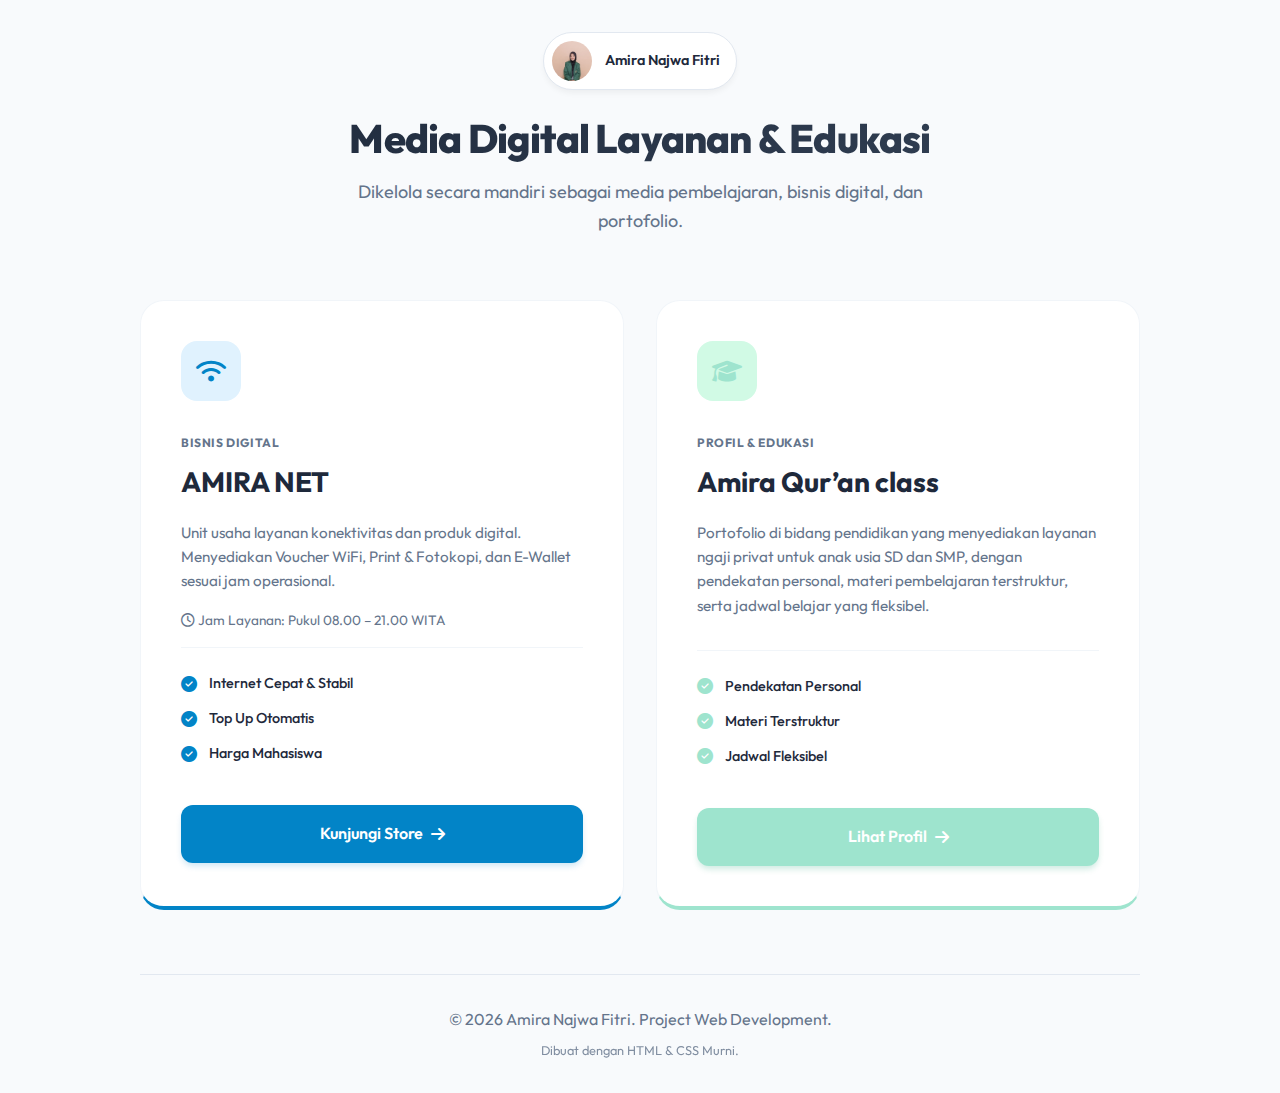
<file: index.html>
<!DOCTYPE html>
<html lang="id">

<head>
    <meta charset="UTF-8">
    <meta name="viewport" content="width=device-width, initial-scale=1.0">
    <title>Portal Utama - Amira Najwa Fitri</title>
    <!-- Menggunakan font Google: Plus Jakarta Sans untuk tampilan modern & profesional -->
    <link href="https://fonts.googleapis.com/css2?family=Outfit:wght@300;400;500;600;700;800&display=swap"
        rel="stylesheet">
    <link rel="stylesheet" href="style.css">
    <link rel="stylesheet" href="https://cdnjs.cloudflare.com/ajax/libs/font-awesome/6.4.0/css/all.min.css">
</head>

<body>

    <main class="container">
        <!-- Header Section -->
        <header class="header">
            <div class="profile-badge">
                <img src="portfolio/owner_real.jpg" alt="Amira Najwa Fitri">
                <span>Amira Najwa Fitri</span>
            </div>
            <h1>Media Digital Layanan & Edukasi</h1>
            <p class="subtitle">Dikelola secara mandiri sebagai media pembelajaran, bisnis digital, dan portofolio.</p>
        </header>

        <!-- Main Cards Section -->
        <section class="cards-wrapper">

            <!-- Card 1: Bisnis Digital (AMIRA NET) -->
            <article class="card card-business">
                <div class="card-icon">
                    <i class="fas fa-wifi"></i>
                </div>
                <div class="card-content">
                    <span class="category">Bisnis Digital</span>
                    <h2>AMIRA NET</h2>
                    <p>Unit usaha layanan konektivitas dan produk digital. Menyediakan Voucher WiFi, Print & Fotokopi,
                        dan
                        E-Wallet sesuai jam operasional.</p>
                    <p style="font-size: 0.85rem; color: #64748b; margin-bottom: 1rem; margin-top: -1rem;">
                        <i class="far fa-clock"></i> Jam Layanan: Pukul 08.00 – 21.00 WITA
                    </p>
                    <ul class="features">
                        <li><i class="fas fa-check-circle"></i> Internet Cepat & Stabil</li>
                        <li><i class="fas fa-check-circle"></i> Top Up Otomatis</li>
                        <li><i class="fas fa-check-circle"></i> Harga Mahasiswa</li>
                    </ul>
                    <a href="business/index.html" class="btn btn-business">
                        Kunjungi Store <i class="fas fa-arrow-right"></i>
                    </a>
                </div>
            </article>

            <!-- Card 2: Portofolio (Guru Privat) -->
            <article class="card card-portfolio">
                <div class="card-icon">
                    <i class="fas fa-graduation-cap"></i>
                </div>
                <div class="card-content">
                    <span class="category">Profil & Edukasi</span>
                    <h2>Amira Qur’an class</h2>
                    <p>Portofolio di bidang pendidikan yang menyediakan layanan ngaji privat untuk anak usia
                        SD dan SMP, dengan pendekatan personal, materi pembelajaran terstruktur, serta jadwal belajar
                        yang fleksibel.</p>
                    <ul class="features">
                        <li><i class="fas fa-check-circle"></i> Pendekatan Personal</li>
                        <li><i class="fas fa-check-circle"></i> Materi Terstruktur</li>
                        <li><i class="fas fa-check-circle"></i> Jadwal Fleksibel</li>
                    </ul>
                    <a href="portfolio/index.html" class="btn btn-portfolio">
                        Lihat Profil <i class="fas fa-arrow-right"></i>
                    </a>
                </div>
            </article>

        </section>

        <!-- Footer Section -->
        <footer class="footer">
            <p>&copy; 2026 Amira Najwa Fitri. Project Web Development.</p>
            <p class="small-text">Dibuat dengan HTML & CSS Murni.</p>
        </footer>
    </main>

</body>

</html>
</file>
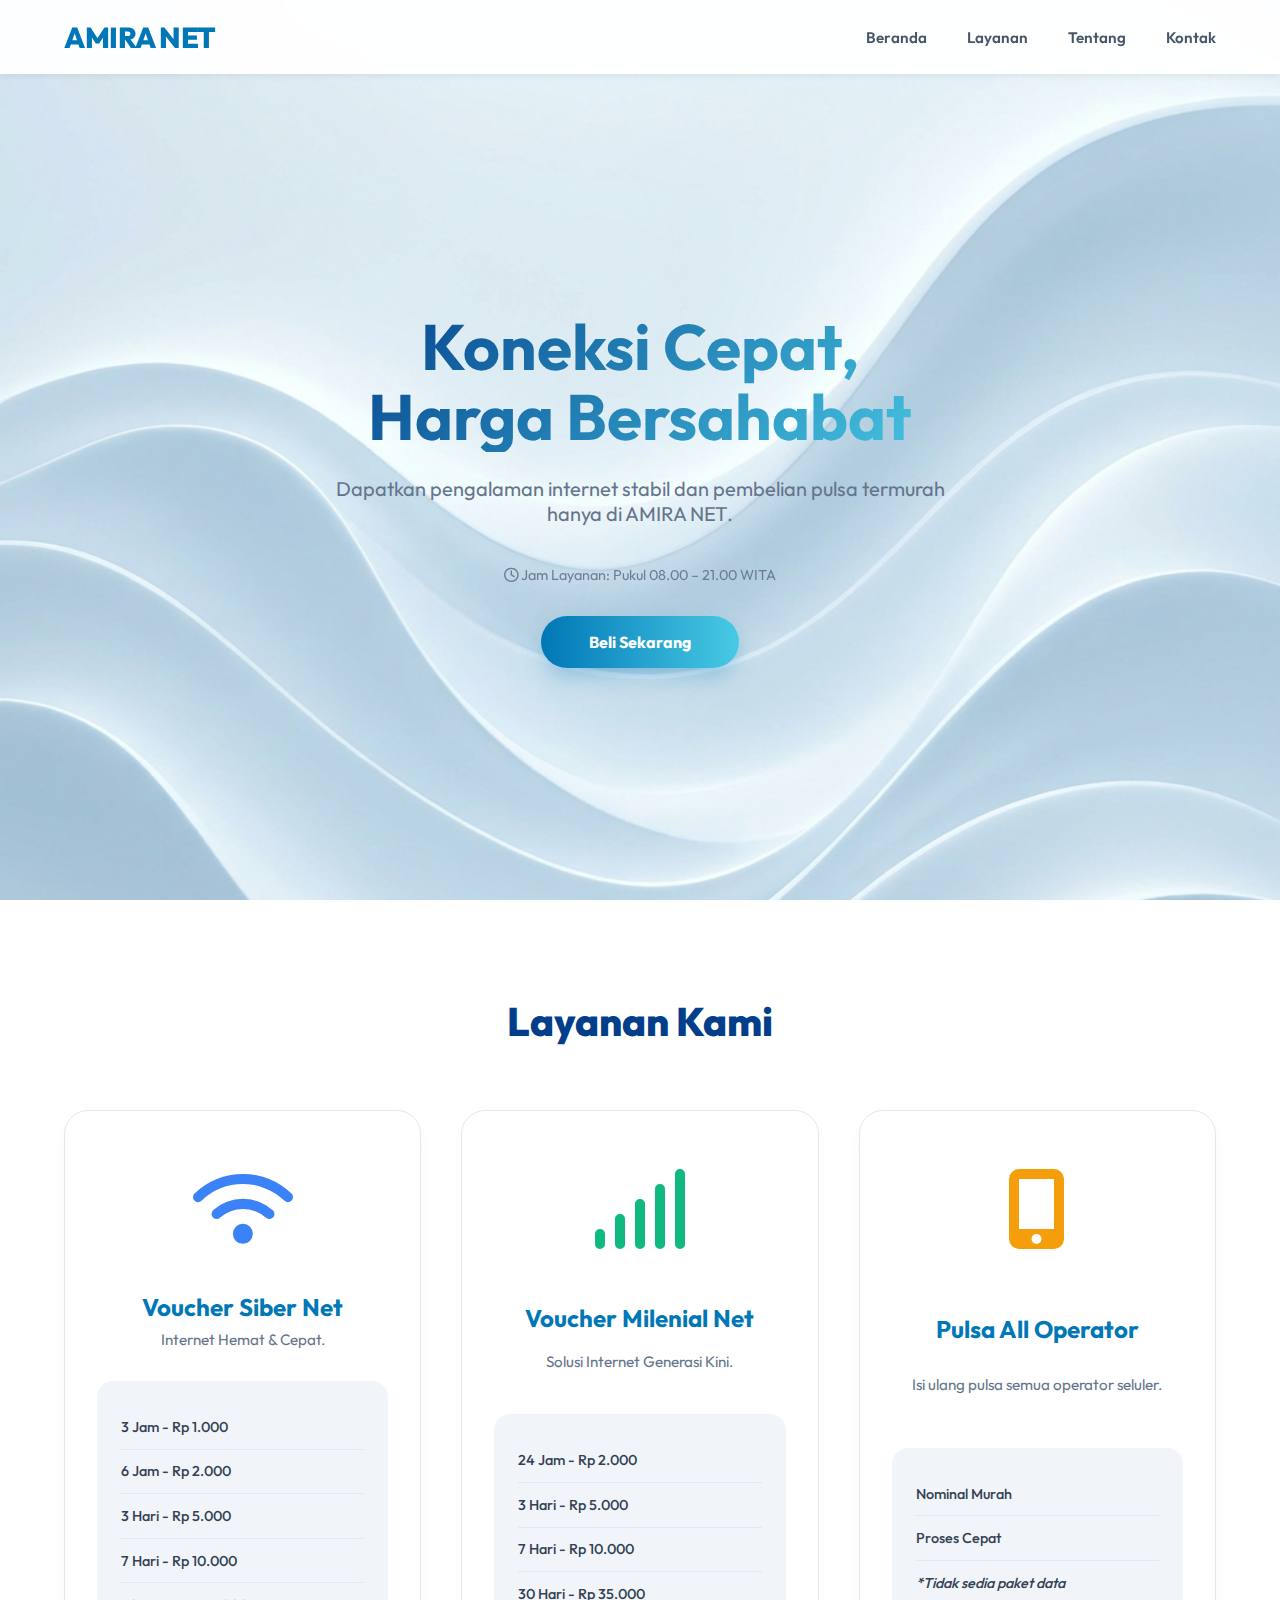
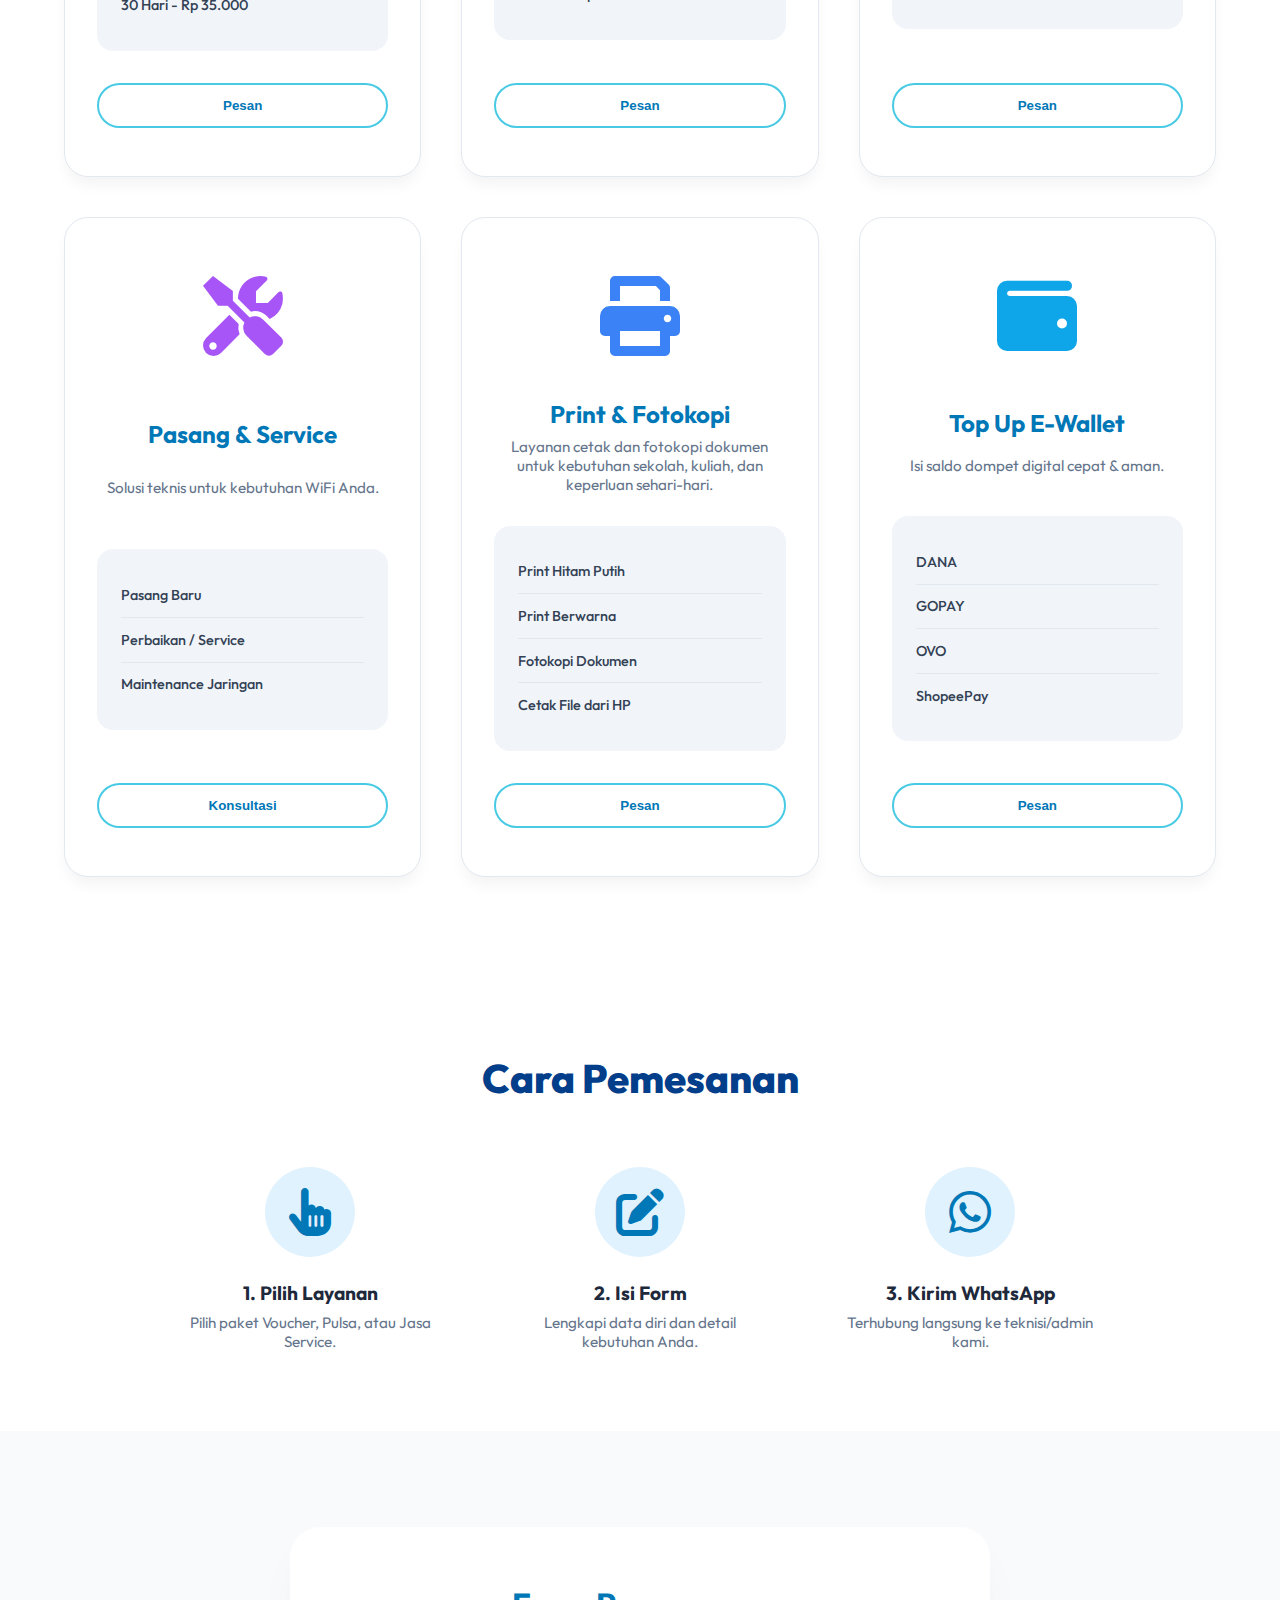
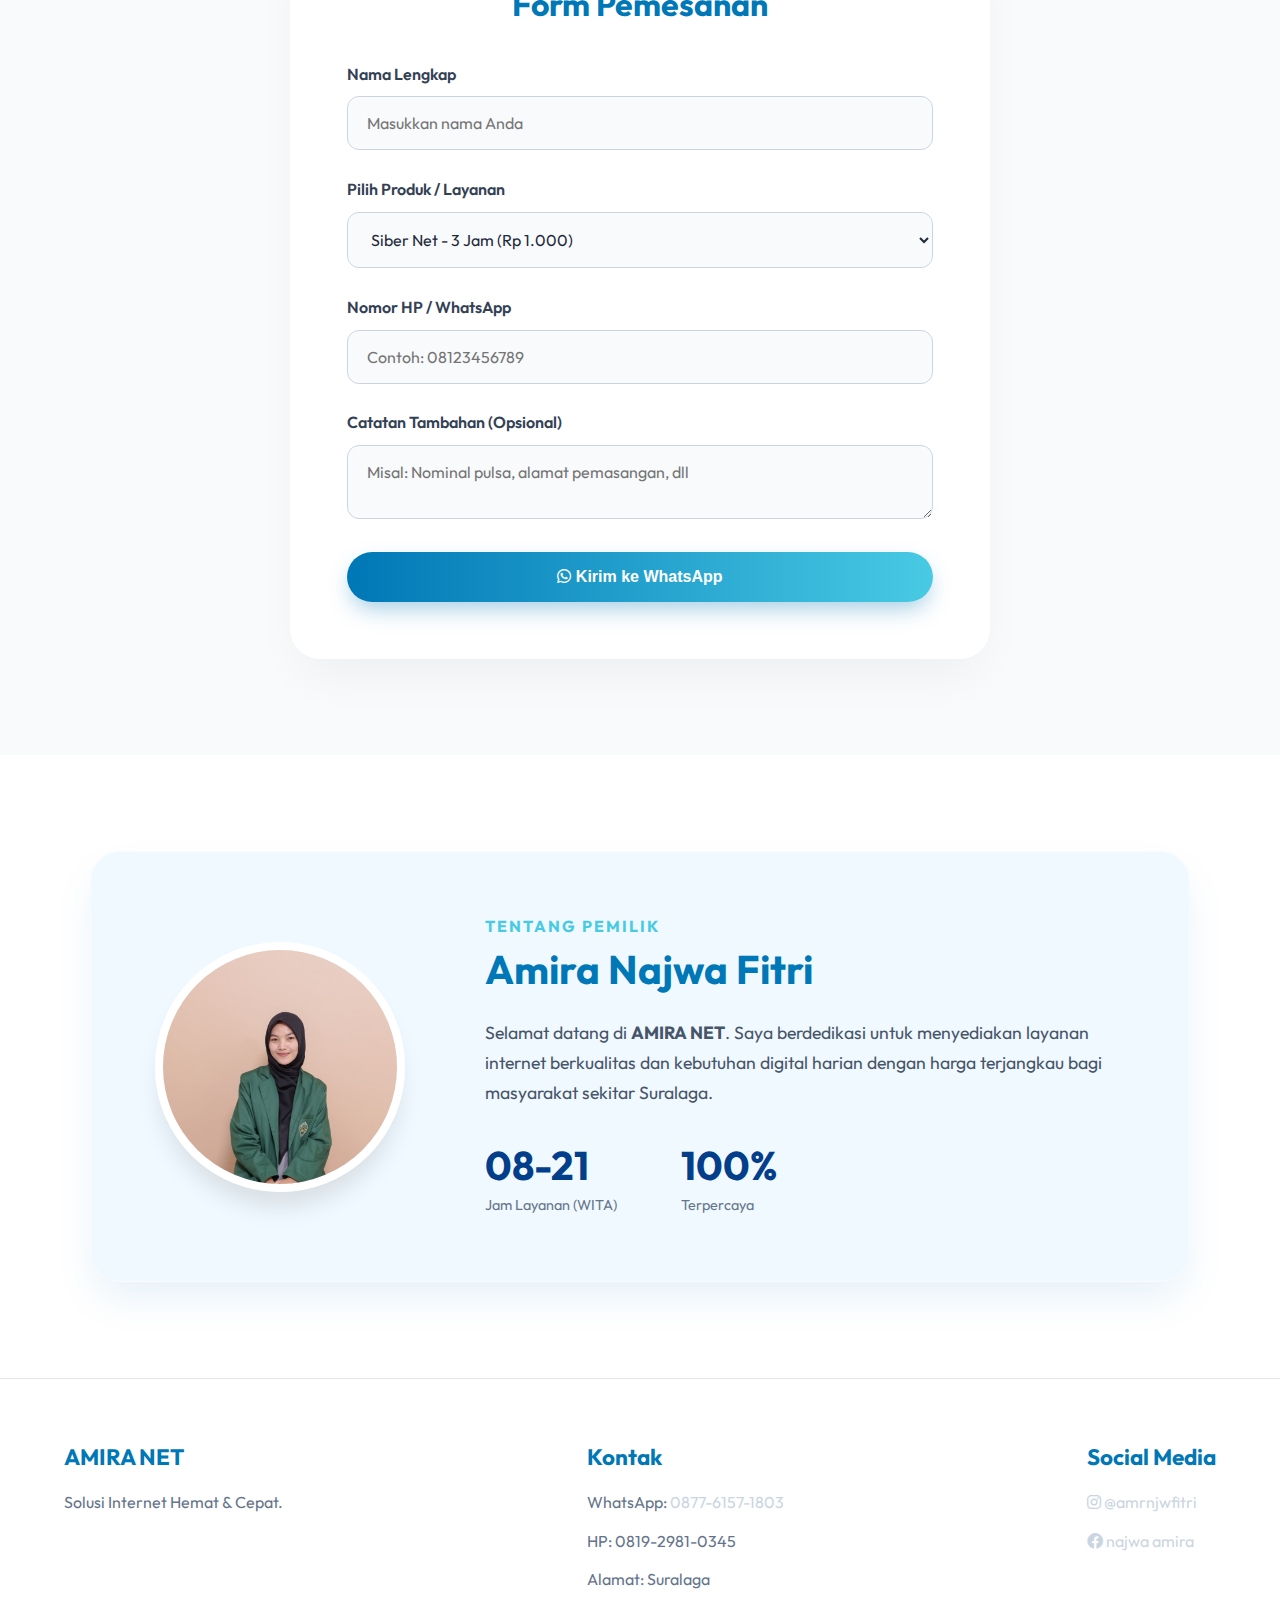
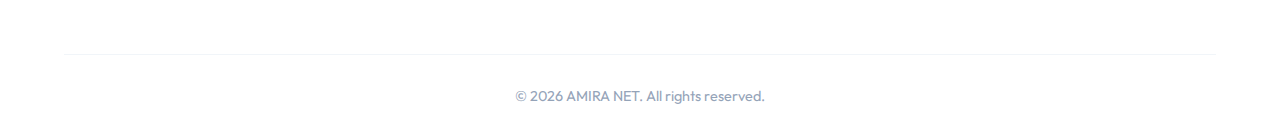
<file: business/index.html>
<!DOCTYPE html>
<html lang="id">

<head>
    <meta charset="UTF-8">
    <meta name="viewport" content="width=device-width, initial-scale=1.0">
    <title>AMIRA NET - Solusi Internet & Pulsa Cepat</title>
    <link rel="stylesheet" href="style.css">
    <link href="https://fonts.googleapis.com/css2?family=Outfit:wght@300;400;600;700&display=swap" rel="stylesheet">
    <link rel="stylesheet" href="https://cdnjs.cloudflare.com/ajax/libs/font-awesome/6.0.0/css/all.min.css">
</head>

<body>
    <!-- Navbar -->
    <nav class="navbar">
        <div class="logo">AMIRA NET</div>
        <ul class="nav-links">
            <li><a href="#home">Beranda</a></li>
            <li><a href="#products">Layanan</a></li>
            <li><a href="#about">Tentang</a></li>
            <li><a href="#contact">Kontak</a></li>
        </ul>
        <div class="burger">
            <div class="line1"></div>
            <div class="line2"></div>
            <div class="line3"></div>
        </div>
    </nav>

    <!-- Hero Section -->
    <section id="home" class="hero">
        <div class="hero-content">
            <h1>Koneksi Cepat,<br>Harga Bersahabat</h1>
            <p>Dapatkan pengalaman internet stabil dan pembelian pulsa termurah hanya di AMIRA NET.</p>
            <p style="font-size: 0.9rem; margin-top: 0.5rem; margin-bottom: 2rem; opacity: 0.9;">
                <i class="far fa-clock"></i> Jam Layanan: Pukul 08.00 – 21.00 WITA
            </p>
            <a href="#products" class="btn-primary">Beli Sekarang</a>
        </div>
        <div class="hero-image">
            <!-- Placeholder for hero background or illustration usage -->
        </div>
    </section>

    <!-- Products Section -->
    <section id="products" class="products">
        <h2 class="section-title">Layanan Kami</h2>
        <div class="product-container">
            <!-- Siber Net -->
            <!-- Siber Net -->
            <div class="product-card glass">
                <div style="font-size: 5rem; color: #3b82f6; margin-bottom: 2rem;">
                    <i class="fas fa-wifi"></i>
                </div>
                <h3>Voucher Siber Net</h3>
                <p>Internet Hemat & Cepat.</p>
                <ul class="price-list">
                    <li>3 Jam - Rp 1.000</li>
                    <li>6 Jam - Rp 2.000</li>
                    <li>3 Hari - Rp 5.000</li>
                    <li>7 Hari - Rp 10.000</li>
                    <li>30 Hari - Rp 35.000</li>
                </ul>
                <button class="btn-secondary" onclick="scrollToOrder('Siber Net')">Pesan</button>
            </div>

            <!-- Milenial Net -->
            <!-- Milenial Net -->
            <div class="product-card glass">
                <div style="font-size: 5rem; color: #10b981; margin-bottom: 2rem;">
                    <i class="fas fa-signal"></i>
                </div>
                <h3>Voucher Milenial Net</h3>
                <p>Solusi Internet Generasi Kini.</p>
                <ul class="price-list">
                    <li>24 Jam - Rp 2.000</li>
                    <li>3 Hari - Rp 5.000</li>
                    <li>7 Hari - Rp 10.000</li>
                    <li>30 Hari - Rp 35.000</li>
                </ul>
                <button class="btn-secondary" onclick="scrollToOrder('Milenial Net')">Pesan</button>
            </div>

            <!-- Pulsa -->
            <!-- Pulsa -->
            <div class="product-card glass">
                <div style="font-size: 5rem; color: #f59e0b; margin-bottom: 2rem;">
                    <i class="fas fa-mobile-alt"></i>
                </div>
                <h3>Pulsa All Operator</h3>
                <p>Isi ulang pulsa semua operator seluler.</p>
                <ul class="price-list">
                    <li>Nominal Murah</li>
                    <li>Proses Cepat</li>
                    <li><i>*Tidak sedia paket data</i></li>
                </ul>
                <button class="btn-secondary" onclick="scrollToOrder('Pulsa')">Pesan</button>
            </div>

            <!-- Jasa Pasang & Service -->
            <div class="product-card glass">
                <div style="font-size: 5rem; color: #a855f7; margin-bottom: 2rem;">
                    <i class="fas fa-tools"></i>
                </div>
                <h3>Pasang & Service</h3>
                <p>Solusi teknis untuk kebutuhan WiFi Anda.</p>
                <ul class="price-list">
                    <li>Pasang Baru</li>
                    <li>Perbaikan / Service</li>
                    <li>Maintenance Jaringan</li>
                </ul>
                <button class="btn-secondary" onclick="scrollToOrder('Jasa WiFi')">Konsultasi</button>
            </div>

            <!-- Print & Fotokopi -->
            <div class="product-card glass">
                <div style="font-size: 5rem; color: #3b82f6; margin-bottom: 2rem;">
                    <i class="fas fa-print"></i>
                </div>
                <h3>Print & Fotokopi</h3>
                <p>Layanan cetak dan fotokopi dokumen untuk kebutuhan sekolah, kuliah, dan keperluan sehari-hari.</p>
                <ul class="price-list">
                    <li>Print Hitam Putih</li>
                    <li>Print Berwarna</li>
                    <li>Fotokopi Dokumen</li>
                    <li>Cetak File dari HP</li>
                </ul>
                <button class="btn-secondary" onclick="scrollToOrder('Print')">Pesan</button>
            </div>

            <!-- E-Wallet -->
            <div class="product-card glass">
                <div style="font-size: 5rem; color: #0ea5e9; margin-bottom: 2rem;">
                    <i class="fas fa-wallet"></i>
                </div>
                <h3>Top Up E-Wallet</h3>
                <p>Isi saldo dompet digital cepat & aman.</p>
                <ul class="price-list">
                    <li>DANA</li>
                    <li>GOPAY</li>
                    <li>OVO</li>
                    <li>ShopeePay</li>
                </ul>
                <button class="btn-secondary" onclick="scrollToOrder('E-Wallet')">Pesan</button>
            </div>
        </div>
    </section>

    <!-- How to Order -->
    <section class="steps">
        <h2 class="section-title">Cara Pemesanan</h2>
        <div class="steps-container">
            <div class="step">
                <i class="fas fa-hand-pointer"></i>
                <h3>1. Pilih Layanan</h3>
                <p>Pilih paket Voucher, Pulsa, atau Jasa Service.</p>
            </div>
            <div class="step">
                <i class="fas fa-edit"></i>
                <h3>2. Isi Form</h3>
                <p>Lengkapi data diri dan detail kebutuhan Anda.</p>
            </div>
            <div class="step">
                <i class="fab fa-whatsapp"></i>
                <h3>3. Kirim WhatsApp</h3>
                <p>Terhubung langsung ke teknisi/admin kami.</p>
            </div>
        </div>
    </section>

    <!-- Order Form -->
    <section id="order" class="order-section">
        <div class="order-container glass">
            <h2>Form Pemesanan</h2>
            <form id="orderForm">
                <div class="input-group">
                    <label for="name">Nama Lengkap</label>
                    <input type="text" id="name" required placeholder="Masukkan nama Anda">
                </div>
                <div class="input-group">
                    <label for="product">Pilih Produk / Layanan</label>
                    <select id="product">
                        <optgroup label="Siber Net">
                            <option value="Siber Net - 3 Jam (1k)">Siber Net - 3 Jam (Rp 1.000)</option>
                            <option value="Siber Net - 6 Jam (2k)">Siber Net - 6 Jam (Rp 2.000)</option>
                            <option value="Siber Net - 3 Hari (5k)">Siber Net - 3 Hari (Rp 5.000)</option>
                            <option value="Siber Net - 7 Hari (10k)">Siber Net - 7 Hari (Rp 10.000)</option>
                            <option value="Siber Net - 30 Hari (35k)">Siber Net - 30 Hari (Rp 35.000)</option>
                        </optgroup>
                        <optgroup label="Milenial Net">
                            <option value="Milenial Net - 24 Jam (2k)">Milenial Net - 24 Jam (Rp 2.000)</option>
                            <option value="Milenial Net - 3 Hari (5k)">Milenial Net - 3 Hari (Rp 5.000)</option>
                            <option value="Milenial Net - 7 Hari (10k)">Milenial Net - 7 Hari (Rp 10.000)</option>
                            <option value="Milenial Net - 30 Hari (35k)">Milenial Net - 30 Hari (Rp 35.000)</option>
                        </optgroup>
                        <optgroup label="Print & Fotokopi">
                            <option value="Print Hitam Putih">Print Hitam Putih</option>
                            <option value="Print Berwarna">Print Berwarna</option>
                            <option value="Fotokopi">Fotokopi</option>
                            <option value="Cetak File dari HP">Cetak File dari HP</option>
                        </optgroup>
                        <optgroup label="E-Wallet">
                            <option value="Top Up DANA">Top Up DANA</option>
                            <option value="Top Up GOPAY">Top Up GOPAY</option>
                            <option value="Top Up OVO">Top Up OVO</option>
                            <option value="Top Up ShopeePay">Top Up ShopeePay</option>
                        </optgroup>
                        <optgroup label="Lainnya">
                            <option value="Pulsa All Operator">Pulsa All Operator</option>
                            <option value="Jasa Pasang WiFi Baru">Jasa Pasang WiFi Baru</option>
                            <option value="Jasa Perbaikan/Service WiFi">Jasa Perbaikan/Service WiFi</option>
                        </optgroup>
                    </select>
                </div>
                <div class="input-group">
                    <label for="phone">Nomor HP / WhatsApp</label>
                    <input type="tel" id="phone" required placeholder="Contoh: 08123456789">
                </div>
                <div class="input-group">
                    <label for="notes">Catatan Tambahan (Opsional)</label>
                    <textarea id="notes" placeholder="Misal: Nominal pulsa, alamat pemasangan, dll"></textarea>
                </div>
                <button type="submit" class="btn-primary full-width">
                    <i class="fab fa-whatsapp"></i> Kirim ke WhatsApp
                </button>
            </form>
        </div>
    </section>

    <!-- Owner Profile -->
    <section id="about" class="about">
        <div class="about-container glass">
            <div class="profile-img-wrapper">
                <img src="owner_real.jpg" alt="Pemilik Amira Net" class="profile-img">
            </div>
            <div class="about-text">
                <h2>Tentang Pemilik</h2>
                <h3>Amira Najwa Fitri</h3>
                <p>Selamat datang di <strong>AMIRA NET</strong>. Saya berdedikasi untuk menyediakan layanan internet
                    berkualitas dan kebutuhan digital harian dengan harga terjangkau bagi masyarakat sekitar Suralaga.
                </p>
                <div class="stats">
                    <div>
                        <h4>08-21</h4>
                        <p>Jam Layanan (WITA)</p>
                    </div>
                    <div>
                        <h4>100%</h4>
                        <p>Terpercaya</p>
                    </div>
                </div>
            </div>
        </div>
    </section>

    <!-- Footer -->
    <footer id="contact">
        <div class="footer-content">
            <div class="footer-section">
                <h3>AMIRA NET</h3>
                <p>Solusi Internet Hemat & Cepat.</p>
            </div>
            <div class="footer-section">
                <h3>Kontak</h3>
                <p>WhatsApp: <a href="https://wa.me/6287761571803"
                        style="color:#cbd5e1;text-decoration:none;">0877-6157-1803</a></p>
                <p>HP: 0819-2981-0345</p>
                <p>Alamat: Suralaga</p>
            </div>
            <div class="footer-section">
                <h3>Social Media</h3>
                <div class="social-links">
                    <p><a href="https://instagram.com/amrnjwfitri" target="_blank"
                            style="color:#cbd5e1;text-decoration:none;"><i class="fab fa-instagram"></i>
                            @amrnjwfitri</a></p>
                    <p><a href="https://facebook.com/najwa.amira" target="_blank"
                            style="color:#cbd5e1;text-decoration:none;"><i class="fab fa-facebook"></i> najwa amira</a>
                    </p>
                </div>
            </div>
        </div>
        <div class="footer-bottom">
            <p>&copy; 2026 AMIRA NET. All rights reserved.</p>
        </div>
    </footer>

    <script src="script.js"></script>
</body>

</html>
</file>
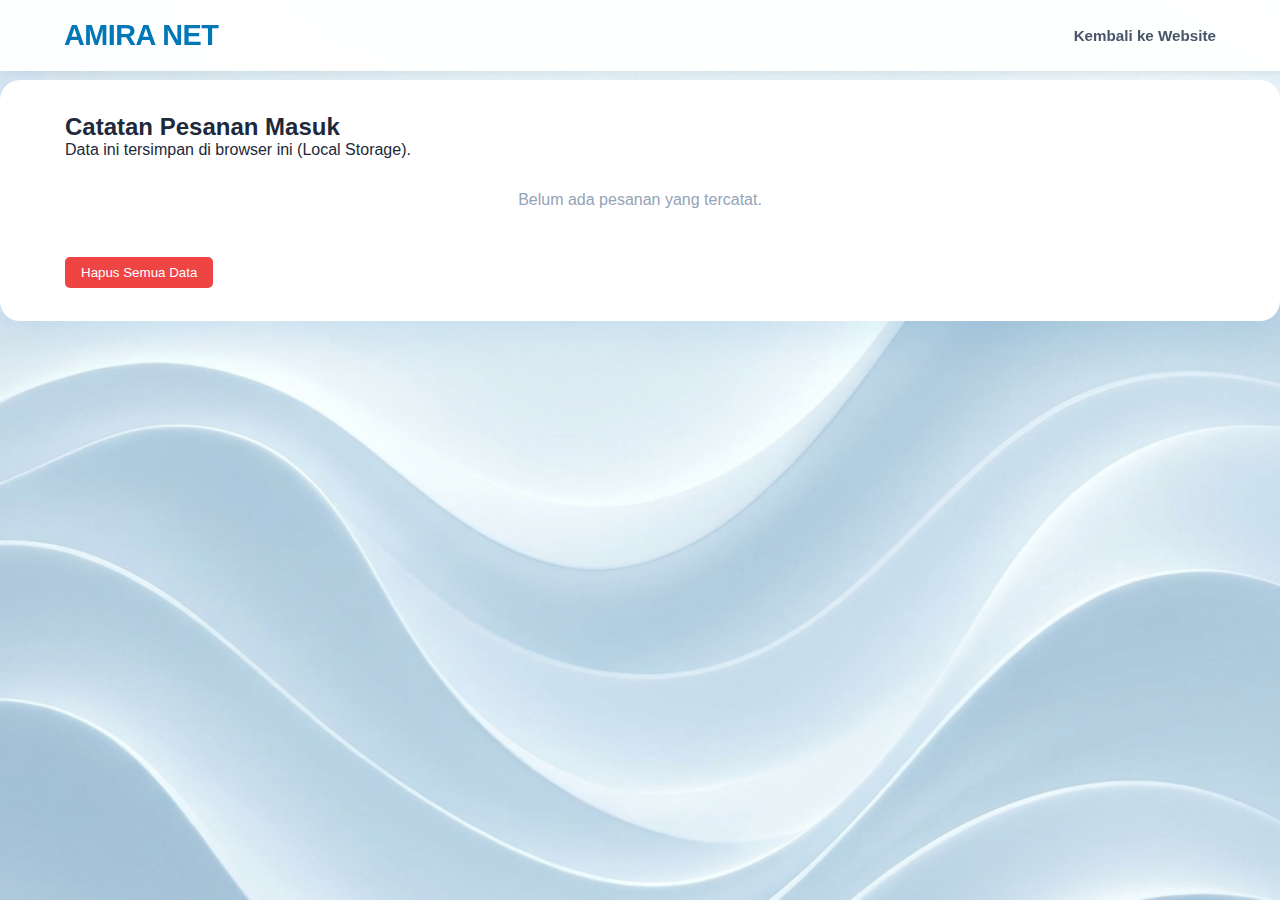
<file: business/order-log.html>
<!DOCTYPE html>
<html lang="id">

<head>
    <meta charset="UTF-8">
    <meta name="viewport" content="width=device-width, initial-scale=1.0">
    <title>Admin - Catatan Pesanan</title>
    <link rel="stylesheet" href="style.css">
    <style>
        .admin-container {
            padding: 2rem 5%;
            margin-top: 80px;
        }

        table {
            width: 100%;
            border-collapse: collapse;
            background: rgba(0, 0, 0, 0.3);
            border-radius: 8px;
            overflow: hidden;
            margin-top: 1rem;
        }

        th,
        td {
            padding: 1rem;
            text-align: left;
            border-bottom: 1px solid rgba(255, 255, 255, 0.1);
            color: #e2e8f0;
        }

        th {
            background: rgba(99, 102, 241, 0.2);
            font-weight: 600;
        }

        tr:hover {
            background: rgba(255, 255, 255, 0.05);
        }

        .empty-msg {
            text-align: center;
            padding: 2rem;
            color: #94a3b8;
        }

        .btn-clear {
            background: #ef4444;
            color: white;
            border: none;
            padding: 0.5rem 1rem;
            border-radius: 5px;
            cursor: pointer;
            margin-top: 1rem;
        }
    </style>
</head>

<body>
    <nav class="navbar">
        <div class="logo">AMIRA NET</div>
        <ul class="nav-links">
            <li><a href="index.html">Kembali ke Website</a></li>
        </ul>
    </nav>

    <div class="admin-container glass">
        <h2>Catatan Pesanan Masuk</h2>
        <p>Data ini tersimpan di browser ini (Local Storage).</p>

        <div id="orderTableContainer">
            <!-- Table will be injected here -->
        </div>

        <button onclick="clearOrders()" class="btn-clear">Hapus Semua Data</button>
    </div>

    <script>
        document.addEventListener('DOMContentLoaded', loadOrders);

        function loadOrders() {
            const container = document.getElementById('orderTableContainer');
            const orders = JSON.parse(localStorage.getItem('amira_orders')) || [];

            if (orders.length === 0) {
                container.innerHTML = '<div class="empty-msg">Belum ada pesanan yang tercatat.</div>';
                return;
            }

            let html = `
                <table>
                    <thead>
                        <tr>
                            <th>Waktu</th>
                            <th>Nama</th>
                            <th>Produk</th>
                            <th>No. HP</th>
                            <th>Catatan</th>
                        </tr>
                    </thead>
                    <tbody>
            `;

            // Sort by new first
            orders.reverse().forEach(order => {
                html += `
                    <tr>
                        <td>${order.date}</td>
                        <td>${order.name}</td>
                        <td>${order.product}</td>
                        <td>${order.phone}</td>
                        <td>${order.notes || '-'}</td>
                    </tr>
                `;
            });

            html += `</tbody></table>`;
            container.innerHTML = html;
        }

        function clearOrders() {
            if (confirm('Apakah Anda yakin ingin menghapus semua riwayat pesanan? Data tidak bisa dikembalikan.')) {
                localStorage.removeItem('amira_orders');
                loadOrders();
            }
        }
    </script>
</body>

</html>
</file>
<file: business/style.css>
:root {
    --primary: #0077b6;
    /* Deep Ocean Blue */
    --secondary: #48cae4;
    /* Fresh Blue */
    --accent: #023e8a;
    /* Navy Blue */
    --dark-text: #1e293b;
    --light-text: #f8fafc;
    --bg-gradient: linear-gradient(135deg, #caf0f8 0%, #eefbfb 100%);
    --card-bg: #ffffff;
    --card-shadow: 0 20px 40px -5px rgba(0, 119, 182, 0.1);
}

* {
    margin: 0;
    padding: 0;
    box-sizing: border-box;
    scroll-behavior: smooth;
}

body {
    font-family: 'Outfit', sans-serif;
    background: var(--bg-gradient);
    background-image: url('bg_elegant.png');
    /* Keep texture but overlay with white if needed */
    background-size: cover;
    background-attachment: fixed;
    color: var(--dark-text);
    overflow-x: hidden;
}

/* Glass/Clean Utilities */
.glass {
    background: var(--card-bg);
    border-radius: 20px;
    box-shadow: var(--card-shadow);
    border: 1px solid rgba(255, 255, 255, 0.5);
}

/* Navbar */
.navbar {
    display: flex;
    justify-content: space-between;
    align-items: center;
    padding: 1.2rem 5%;
    position: fixed;
    width: 100%;
    top: 0;
    z-index: 1000;
    background: rgba(255, 255, 255, 0.95);
    backdrop-filter: blur(10px);
    box-shadow: 0 4px 6px -1px rgba(0, 0, 0, 0.05);
}

.logo {
    font-size: 1.8rem;
    font-weight: 800;
    color: var(--primary);
    text-transform: uppercase;
    letter-spacing: -0.5px;
}

.nav-links {
    display: flex;
    list-style: none;
    gap: 2.5rem;
}

.nav-links a {
    color: #475569;
    text-decoration: none;
    font-weight: 600;
    font-size: 0.95rem;
    transition: color 0.3s;
}

.nav-links a:hover {
    color: var(--primary);
}

/* Burger Menu Styles */
.burger {
    display: none;
    cursor: pointer;
}

.burger div {
    width: 25px;
    height: 3px;
    background-color: var(--primary);
    margin: 5px;
    transition: all 0.3s ease;
}

/* Hero Section */
.hero {
    height: 100vh;
    display: flex;
    align-items: center;
    justify-content: center;
    text-align: center;
    padding: 0 2rem;
    padding-top: 80px;
}

.hero-content h1 {
    font-size: 4rem;
    line-height: 1.1;
    margin-bottom: 1.5rem;
    color: var(--primary);
    background: linear-gradient(135deg, var(--accent), var(--secondary));
    -webkit-background-clip: text;
    -webkit-text-fill-color: transparent;
}

.hero-content p {
    font-size: 1.25rem;
    margin-bottom: 2.5rem;
    color: #64748b;
    max-width: 650px;
    margin-left: auto;
    margin-right: auto;
}

.btn-primary {
    display: inline-block;
    padding: 1rem 3rem;
    background: linear-gradient(to right, var(--primary), var(--secondary));
    color: white;
    text-decoration: none;
    border-radius: 50px;
    font-weight: 700;
    box-shadow: 0 10px 25px -5px rgba(0, 119, 182, 0.4);
    transition: transform 0.3s, box-shadow 0.3s;
    border: none;
    cursor: pointer;
    font-size: 1rem;
}

.btn-primary:hover {
    transform: translateY(-3px);
    box-shadow: 0 20px 30px -10px rgba(0, 119, 182, 0.5);
}

/* Products Section */
.products {
    padding: 6rem 5%;
}

.section-title {
    text-align: center;
    font-size: 2.5rem;
    margin-bottom: 4rem;
    color: var(--accent);
    font-weight: 800;
    position: relative;
    display: inline-block;
    width: 100%;
}

/* 3 Columns Grid for Premium Layout */
.product-container {
    display: grid;
    grid-template-columns: repeat(3, 1fr);
    gap: 2.5rem;
    max-width: 1280px;
    margin: 0 auto;
}

.product-card {
    background: white;
    padding: 3rem 2rem;
    border-radius: 24px;
    text-align: center;
    transition: transform 0.3s, box-shadow 0.3s;
    box-shadow: 0 10px 15px -3px rgba(0, 0, 0, 0.05);
    border: 1px solid #e2e8f0;
    display: flex;
    flex-direction: column;
    justify-content: space-between;
}

.product-card:hover {
    transform: translateY(-10px);
    box-shadow: 0 25px 50px -12px rgba(0, 119, 182, 0.15);
    border-color: var(--secondary);
}

.product-icon {
    width: 120px;
    height: 120px;
    object-fit: contain;
    margin: 0 auto 1.5rem;
    filter: drop-shadow(0 10px 10px rgba(72, 202, 228, 0.2));
}

.product-card h3 {
    color: var(--primary);
    font-size: 1.5rem;
    font-weight: 700;
    margin-bottom: 0.5rem;
}

.product-card p {
    color: #64748b;
    font-size: 0.95rem;
    margin-bottom: 2rem;
}

.price-list {
    list-style: none;
    background: #f1f5f9;
    padding: 1.5rem;
    border-radius: 16px;
    margin-bottom: 2rem;
    text-align: left;
}

.price-list li {
    padding: 0.8rem 0;
    border-bottom: 1px solid #e2e8f0;
    color: #334155;
    font-size: 0.9rem;
    display: flex;
    justify-content: space-between;
    font-weight: 500;
}

.price-list li:last-child {
    border-bottom: none;
}

.btn-secondary {
    padding: 0.8rem 2rem;
    background: transparent;
    border: 2px solid var(--secondary);
    color: var(--primary);
    border-radius: 50px;
    font-weight: 700;
    cursor: pointer;
    transition: all 0.3s;
    width: 100%;
}

.btn-secondary:hover {
    background: var(--secondary);
    color: white;
    box-shadow: 0 10px 20px -5px rgba(72, 202, 228, 0.4);
}

/* Steps Section */
.steps {
    padding: 5rem 5%;
    text-align: center;
    background: white;
}

.steps-container {
    display: flex;
    justify-content: center;
    gap: 5rem;
    flex-wrap: wrap;
}

.step {
    max-width: 250px;
}

.step i {
    font-size: 3rem;
    color: var(--primary);
    margin-bottom: 1.5rem;
    background: #e0f2fe;
    width: 90px;
    height: 90px;
    line-height: 90px;
    border-radius: 50%;
}

.step h3 {
    font-size: 1.2rem;
    margin-bottom: 0.5rem;
    color: var(--dark-text);
}

.step p {
    color: #64748b;
    font-size: 0.95rem;
}

/* Order Form */
.order-section {
    padding: 6rem 5%;
    display: flex;
    justify-content: center;
    background: #f8fafc;
}

.order-container {
    width: 100%;
    max-width: 700px;
    background: white;
    padding: 3.5rem;
    border-radius: 30px;
    box-shadow: 0 25px 50px -12px rgba(0, 0, 0, 0.05);
}

.order-container h2 {
    text-align: center;
    margin-bottom: 2.5rem;
    color: var(--primary);
    font-size: 2rem;
}

.input-group {
    margin-bottom: 1.8rem;
}

.input-group label {
    display: block;
    margin-bottom: 0.8rem;
    font-weight: 600;
    color: #334155;
}

.input-group input,
.input-group select,
.input-group textarea {
    width: 100%;
    padding: 1rem 1.2rem;
    background: #f8fafc;
    border: 1px solid #cbd5e1;
    border-radius: 12px;
    font-size: 1rem;
    color: var(--dark-text);
    transition: all 0.3s;
    font-family: inherit;
}

.input-group input:focus,
.input-group select:focus,
.input-group textarea:focus {
    outline: none;
    border-color: var(--secondary);
    background: white;
    box-shadow: 0 0 0 4px rgba(72, 202, 228, 0.1);
}

.full-width {
    width: 100%;
}

/* About / Owner Section */
.about {
    padding: 6rem 5%;
    background: white;
}

.about-container {
    display: flex;
    align-items: center;
    justify-content: center;
    gap: 5rem;
    max-width: 1100px;
    margin: 0 auto;
    background: #f0f9ff;
    padding: 4rem;
    border-radius: 30px;
}

.profile-img-wrapper {
    width: 250px;
    height: 250px;
    border-radius: 50%;
    overflow: hidden;
    border: 8px solid white;
    box-shadow: 0 20px 25px -5px rgba(0, 0, 0, 0.1);
}

.profile-img {
    width: 100%;
    height: 100%;
    object-fit: cover;
}

.about-text {
    flex: 1;
}

.about-text h2 {
    color: var(--secondary);
    font-weight: 700;
    text-transform: uppercase;
    letter-spacing: 2px;
    font-size: 1rem;
    margin-bottom: 0.5rem;
}

.about-text h3 {
    font-size: 2.5rem;
    color: var(--primary);
    margin-bottom: 1.5rem;
}

.about-text p {
    font-size: 1.1rem;
    color: #475569;
    line-height: 1.7;
    margin-bottom: 2rem;
}

.stats {
    display: flex;
    gap: 4rem;
}

.stats h4 {
    font-size: 2.5rem;
    color: var(--accent);
    margin-bottom: 0.2rem;
}

.stats p {
    font-size: 0.9rem;
    color: #64748b;
    margin: 0;
}

/* Footer */
footer {
    background: white;
    padding: 4rem 5% 2rem;
    border-top: 1px solid #e2e8f0;
}

.footer-content {
    display: flex;
    justify-content: space-between;
    flex-wrap: wrap;
    gap: 3rem;
    margin-bottom: 3rem;
    max-width: 1200px;
    margin-left: auto;
    margin-right: auto;
}

.footer-section h3 {
    color: var(--primary);
    font-size: 1.4rem;
    margin-bottom: 1.2rem;
}

.footer-section p {
    color: #64748b;
    margin-bottom: 0.8rem;
    line-height: 1.6;
}

.footer-bottom {
    text-align: center;
    padding-top: 2rem;
    border-top: 1px solid #f1f5f9;
    color: #94a3b8;
    font-size: 0.9rem;
}

/* Responsive */
@media (max-width: 992px) {
    .product-container {
        grid-template-columns: repeat(2, 1fr);
    }

    .hero-content h1 {
        font-size: 3rem;
    }
}

@media (max-width: 768px) {
    .product-container {
        grid-template-columns: 1fr;
    }

    .nav-links {
        display: none;
    }

    .about-container {
        flex-direction: column;
        text-align: center;
        padding: 2rem;
    }

    .stats {
        justify-content: center;
    }

    .navbar .burger {
        display: block;
    }
}
</file>
<file: style.css>
/* Reset & Basic Styles */
:root {
    --bg-color: #f8fafc;
    --text-primary: #1e293b;
    --text-secondary: #64748b;
    --white: #ffffff;

    /* Brand Colors */
    --business-primary: #0284c7;
    /* Blue */
    --business-light: #e0f2fe;

    --portfolio-primary: #9ee4ce;
    /* Green */
    --portfolio-light: #d1fae5;
}

* {
    margin: 0;
    padding: 0;
    box-sizing: border-box;
}

body {
    font-family: 'Outfit', sans-serif;
    background-color: var(--bg-color);
    color: var(--text-primary);
    line-height: 1.6;
    min-height: 100vh;
    display: flex;
    justify-content: center;
    align-items: center;
    padding: 2rem;
}

/* Container */
.container {
    width: 100%;
    max-width: 1000px;
    margin: 0 auto;
}

/* Header Styles */
.header {
    text-align: center;
    margin-bottom: 4rem;
}

.profile-badge {
    display: inline-flex;
    align-items: center;
    gap: 0.8rem;
    background: var(--white);
    padding: 0.5rem 1rem 0.5rem 0.5rem;
    border-radius: 50px;
    box-shadow: 0 4px 6px -1px rgba(0, 0, 0, 0.05);
    margin-bottom: 1.5rem;
    border: 1px solid #e2e8f0;
}

.profile-badge img {
    width: 40px;
    height: 40px;
    border-radius: 50%;
    object-fit: cover;
}

.profile-badge span {
    font-weight: 600;
    font-size: 0.9rem;
    color: var(--text-primary);
}

h1 {
    font-size: 2.5rem;
    font-weight: 800;
    margin-bottom: 1rem;
    letter-spacing: -0.02em;
    line-height: 1.2;
    background: linear-gradient(135deg, #1e293b 0%, #334155 100%);
    -webkit-background-clip: text;
    -webkit-text-fill-color: transparent;
}

.subtitle {
    font-size: 1.125rem;
    color: var(--text-secondary);
    max-width: 600px;
    margin: 0 auto;
}

/* Cards Wrapper */
.cards-wrapper {
    display: grid;
    grid-template-columns: repeat(auto-fit, minmax(320px, 1fr));
    gap: 2rem;
    margin-bottom: 4rem;
}

/* Base Card Styles */
.card {
    background: var(--white);
    border-radius: 24px;
    padding: 2.5rem;
    transition: all 0.4s cubic-bezier(0.4, 0, 0.2, 1);
    border: 1px solid #f1f5f9;
    position: relative;
    overflow: hidden;
    display: flex;
    flex-direction: column;
}

.card:hover {
    transform: translateY(-8px);
    box-shadow: 0 20px 25px -5px rgba(0, 0, 0, 0.1), 0 8px 10px -6px rgba(0, 0, 0, 0.1);
}

/* Card Icons */
.card-icon {
    width: 60px;
    height: 60px;
    border-radius: 16px;
    display: flex;
    align-items: center;
    justify-content: center;
    font-size: 1.5rem;
    margin-bottom: 2rem;
}

/* Specific Card Theming */
.card-business {
    border-bottom: 4px solid var(--business-primary);
}

.card-business .card-icon {
    background: var(--business-light);
    color: var(--business-primary);
}

.card-portfolio {
    border-bottom: 4px solid var(--portfolio-primary);
}

.card-portfolio .card-icon {
    background: var(--portfolio-light);
    color: var(--portfolio-primary);
}

/* Card Content */
.category {
    text-transform: uppercase;
    font-size: 0.75rem;
    font-weight: 700;
    letter-spacing: 0.05em;
    color: var(--text-secondary);
    display: block;
    margin-bottom: 0.5rem;
}

.card h2 {
    font-size: 1.75rem;
    font-weight: 700;
    margin-bottom: 1rem;
    color: var(--text-primary);
}

.card p {
    color: var(--text-secondary);
    font-size: 0.95rem;
    margin-bottom: 2rem;
    flex-grow: 1;
}

/* Features List */
.features {
    list-style: none;
    margin-bottom: 2.5rem;
    border-top: 1px solid #f1f5f9;
    padding-top: 1.5rem;
}

.features li {
    display: flex;
    align-items: center;
    gap: 0.75rem;
    margin-bottom: 0.75rem;
    font-size: 0.9rem;
    font-weight: 500;
    color: var(--text-primary);
}

.features li i {
    font-size: 1rem;
}

.card-business .features li i {
    color: var(--business-primary);
}

.card-portfolio .features li i {
    color: var(--portfolio-primary);
}

/* Buttons */
.btn {
    display: inline-flex;
    align-items: center;
    justify-content: center;
    gap: 0.5rem;
    width: 100%;
    padding: 1rem;
    border-radius: 12px;
    text-decoration: none;
    font-weight: 600;
    transition: all 0.3s ease;
}

.btn i {
    transition: transform 0.3s ease;
}

.btn:hover i {
    transform: translateX(4px);
}

.btn-business {
    background-color: var(--business-primary);
    color: var(--white);
    box-shadow: 0 4px 6px -1px rgba(2, 132, 199, 0.2);
}

.btn-business:hover {
    background-color: #0369a1;
    box-shadow: 0 10px 15px -3px rgba(2, 132, 199, 0.3);
}

.btn-portfolio {
    background-color: var(--portfolio-primary);
    color: var(--white);
    box-shadow: 0 4px 6px -1px rgba(5, 150, 105, 0.2);
}

.btn-portfolio:hover {
    background-color: #11c592;
    box-shadow: 0 10px 15px -3px rgba(5, 150, 105, 0.3);
}

/* Footer */
.footer {
    text-align: center;
    color: var(--text-secondary);
    border-top: 1px solid #e2e8f0;
    padding-top: 2rem;
}

.small-text {
    font-size: 0.8rem;
    margin-top: 0.5rem;
    opacity: 0.8;
}

/* Responsive */
@media (max-width: 768px) {
    body {
        padding: 1rem;
        align-items: flex-start;
    }

    h1 {
        font-size: 2rem;
    }

    .cards-wrapper {
        grid-template-columns: 1fr;
    }

    .card {
        padding: 2rem;
    }
}
</file>
